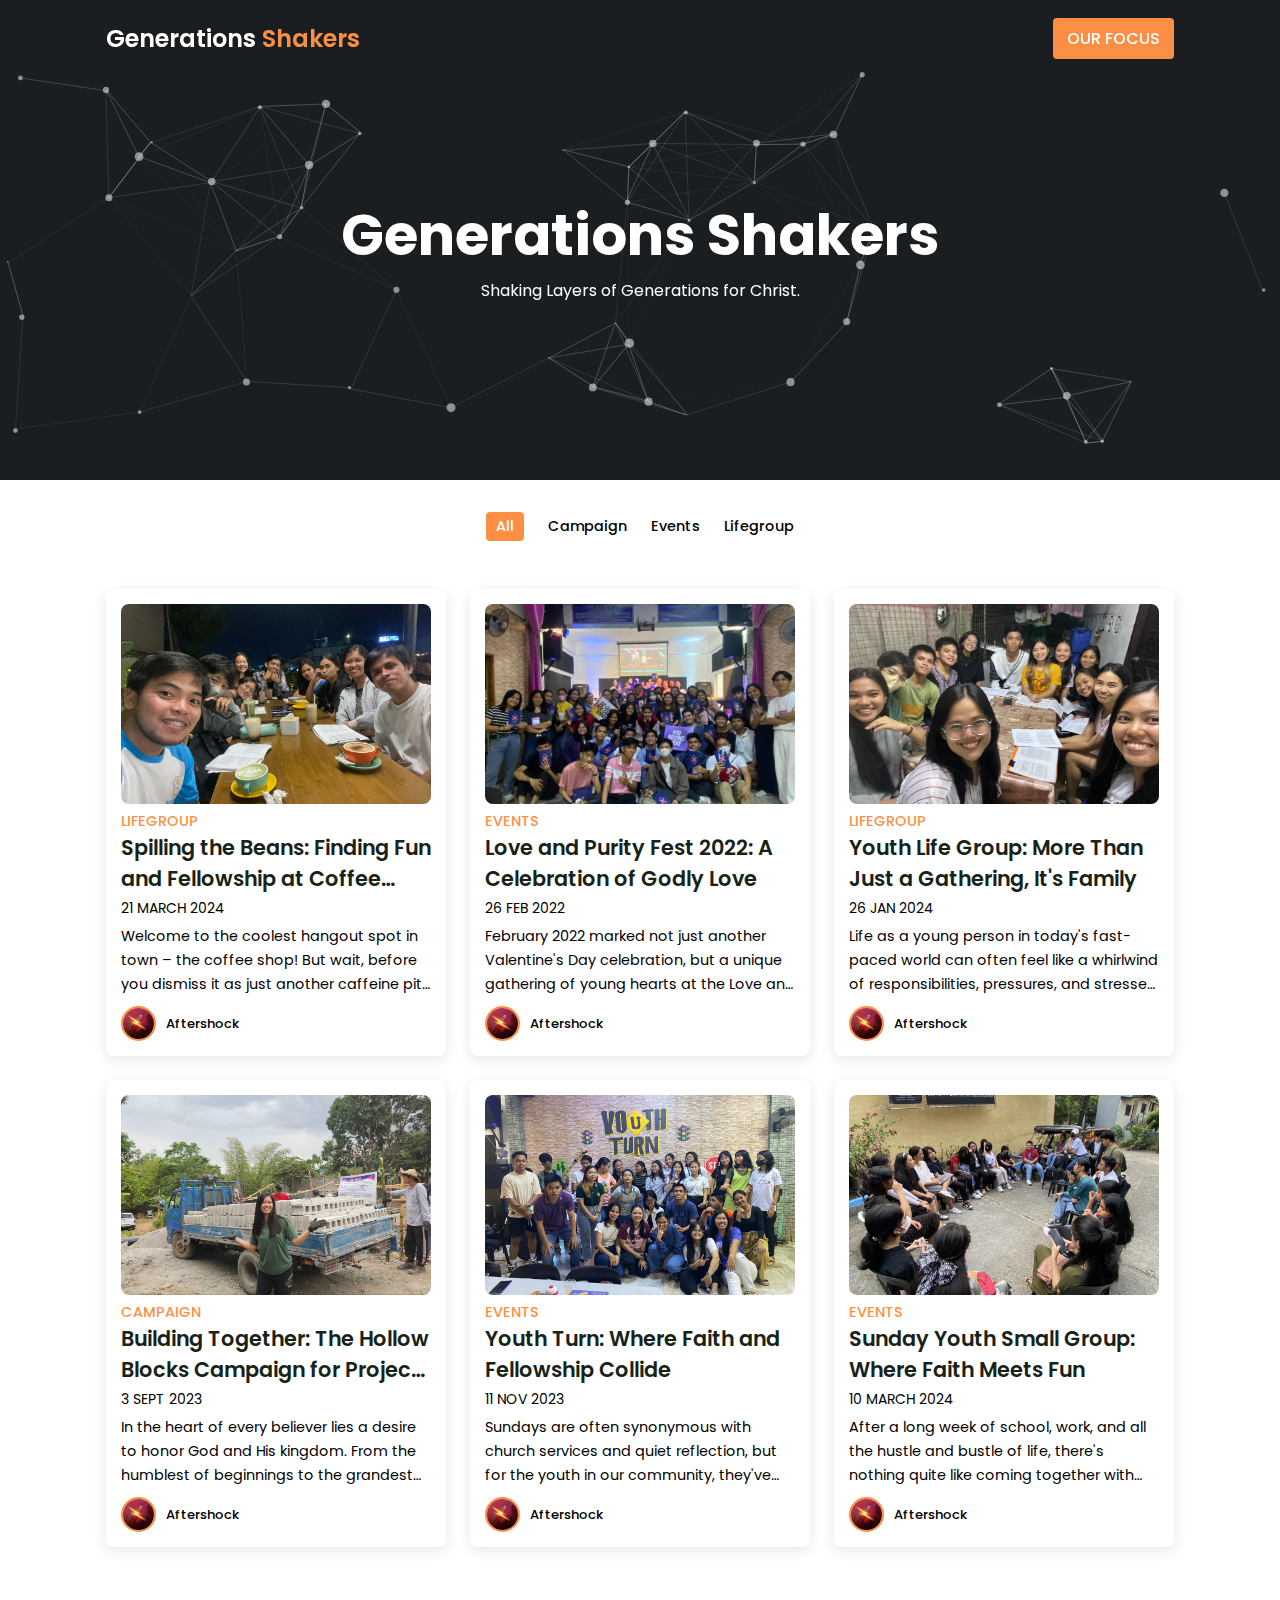
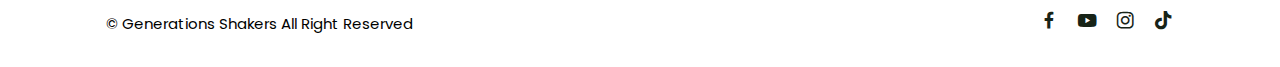
<file: index.html>
<!DOCTYPE html>
<html lang="en">
<head>
    <meta charset="UTF-8">
    <meta name="viewport" content="width=device-width, initial-scale=1.0">
    <title>Generations Shakers</title>
    <link rel="stylesheet" href="style.css">
    <link href='https://unpkg.com/boxicons@2.1.4/css/boxicons.min.css' rel='stylesheet'>
</head>
<body>

    <!-- Header -->
    <header>
        <div class="nav container">
        <a href="#" class="logo">Generations <span>Shakers</span></a>
        <a href="#" class="support" id="highlightBtn">Our Focus</a>
    </div>
    </header>

    <!-- Home -->
    <section class="home" id="particles-js">
        <div class="home-text container">
            <h2 class="home-title">Generations Shakers</h2>
            <span class="home-subtitle">Shaking <span id="highlight">Layers of Generations</span> for Christ.</span>
        </div>
    </section>

    <!-- Post Filter -->
        <div class="post-filter container">
            <span class="filter-item active-filter" data-filter="all">All</span>
            <span class="filter-item" data-filter="campaign">Campaign</span>
            <span class="filter-item" data-filter="events">Events</span>
            <span class="filter-item" data-filter="lifegroup">Lifegroup</span>
        </div>

    <!-- Post -->
    <section class="post container">

        <!-- Post Box 1 -->
        <div class="post-box lifegroup">
            <img src="img/post-1.jpg" alt="" class="post-img">
            <h2 class="category">Lifegroup</h2>
            <a href="post-page.html" class="post-title">
                Spilling the Beans: Finding Fun and Fellowship at Coffee Shop Youth Gatherings
            </a>
            <span class="post-date">21 March 2024</span>
            <p class="post-description">Welcome to the coolest hangout spot in town – the coffee shop! But wait, before you dismiss it as just another caffeine pit stop, let's talk about how it can be the ultimate venue for some serious fun and fellowship, especially for youth groups.</p>
            
            <div class="profile">
                <img src="img/profile-1.png" alt="" class="profile-img">
                <span class="profile-name">Aftershock</span>
            </div>
        </div>

        <!-- Post Box 2 -->
        <div class="post-box events">
            <img src="img/post-2.png" alt="" class="post-img">
            <h2 class="category">Events</h2>
            <a href="post-page1.html" class="post-title">
                Love and Purity Fest 2022: A Celebration of Godly Love
            </a>
            <span class="post-date">26 Feb 2022</span>
            <p class="post-description">February 2022 marked not just another Valentine's Day celebration, but a unique gathering of young hearts at the Love and Purity Fest. While the world was busy with romantic gestures and sweet nothings, we embarked on a journey to explore a different kind of love – a love rooted in purity and God's original design.</p>
            
            <div class="profile">
                <img src="img/profile-1.png" alt="" class="profile-img">
                <span class="profile-name">Aftershock</span>
            </div>
        </div>

        <!-- Post Box 3 -->
        <div class="post-box lifegroup">
            <img src="img/post-3.jpg" alt="" class="post-img">
            <h2 class="category">Lifegroup</h2>
            <a href="post-page2.html" class="post-title">
                Youth Life Group: More Than Just a Gathering, It's Family
            </a>
            <span class="post-date">26 Jan 2024</span>
            <p class="post-description">Life as a young person in today's fast-paced world can often feel like a whirlwind of responsibilities, pressures, and stresses. In the midst of this chaos, finding a place of refuge and community becomes essential – a place where you can unwind, connect with others, and nurture your faith. For many young people, that place is their youth life group.</p>
            
            <div class="profile">
                <img src="img/profile-1.png" alt="" class="profile-img">
                <span class="profile-name">Aftershock</span>
            </div>
        </div>

        <!-- Post Box 4 -->
        <div class="post-box campaign">
            <img src="img/post-4.jpeg" alt="" class="post-img">
            <h2 class="category">Campaign</h2>
            <a href="post-page3.html" class="post-title">
                Building Together: The Hollow Blocks Campaign for Project Solomon
            </a>
            <span class="post-date">3 Sept 2023</span>
            <p class="post-description">In the heart of every believer lies a desire to honor God and His kingdom. From the humblest of beginnings to the grandest of visions, the act of building has always held a special significance in the story of God's people. In the Bible, we see this theme echoed time and time again – from the construction of Noah's ark to the building of the temple by King Solomon.</p>
            
            <div class="profile">
                <img src="img/profile-1.png" alt="" class="profile-img">
                <span class="profile-name">Aftershock</span>
            </div>
        </div>

        <!-- Post Box 5 -->
        <div class="post-box events">
            <img src="img/post-5.jpg" alt="" class="post-img">
            <h2 class="category">Events</h2>
            <a href="post-page4.html" class="post-title">
                Youth Turn: Where Faith and Fellowship Collide
            </a>
            <span class="post-date">11 Nov 2023</span>
            <p class="post-description">Sundays are often synonymous with church services and quiet reflection, but for the youth in our community, they've found a different kind of sanctuary – Youth Turn. More than just a traditional Sunday service, Youth Turn is a vibrant hub where young people come together to bond, chill, and deepen their faith in a relaxed and welcoming atmosphere.</p>
            
            <div class="profile">
                <img src="img/profile-1.png" alt="" class="profile-img">
                <span class="profile-name">Aftershock</span>
            </div>
        </div>

        <!-- Post Box 6 -->
        <div class="post-box events">
            <img src="img/post-6.png" alt="" class="post-img">
            <h2 class="category">Events</h2>
            <a href="post-page5.html" class="post-title">
                Sunday Youth Small Group: Where Faith Meets Fun
            </a>
            <span class="post-date">10 March 2024</span>
            <p class="post-description">After a long week of school, work, and all the hustle and bustle of life, there's nothing quite like coming together with friends for some much-needed fellowship and relaxation. That's exactly what Sunday Youth Small Group is all about – a time to unwind, share, and grow together in our faith journey.</p>
            
            <div class="profile">
                <img src="img/profile-1.png" alt="" class="profile-img">
                <span class="profile-name">Aftershock</span>
            </div>
        </div>
    </section>

    <!-- footer -->
    <div class="footer container">
        <p>&#169; Generations Shakers All Right Reserved</p>
        <div class="social">
            <a href="https://web.facebook.com/CWYM.AfterShock" target="_blank"><i class="bx bxl-facebook"></i></a>
            <a href="https://www.youtube.com/@citywordfamilychurch271/videos" target="_blank"><i class="bx bxl-youtube"></i></a>
            <a href="https://www.instagram.com/aftershock.ym/" target="_blank"><i class="bx bxl-instagram"></i></a>
            <a href="https://www.tiktok.com/@covenantworkerforchrist" target="_blank"><i class="bx bxl-tiktok"></i></a>
        </div>
    </div>

    <script src="particles.js"></script>
    <script src="app.js"></script>
    <script 
        src="https://code.jquery.com/jquery-3.7.1.js"
        integrity="sha256-eKhayi8LEQwp4NKxN+CfCh+3qOVUtJn3QNZ0TciWLP4="
        crossorigin="anonymous">
    </script>
    <script src="main.js"></script>
</body>
</html>
</file>
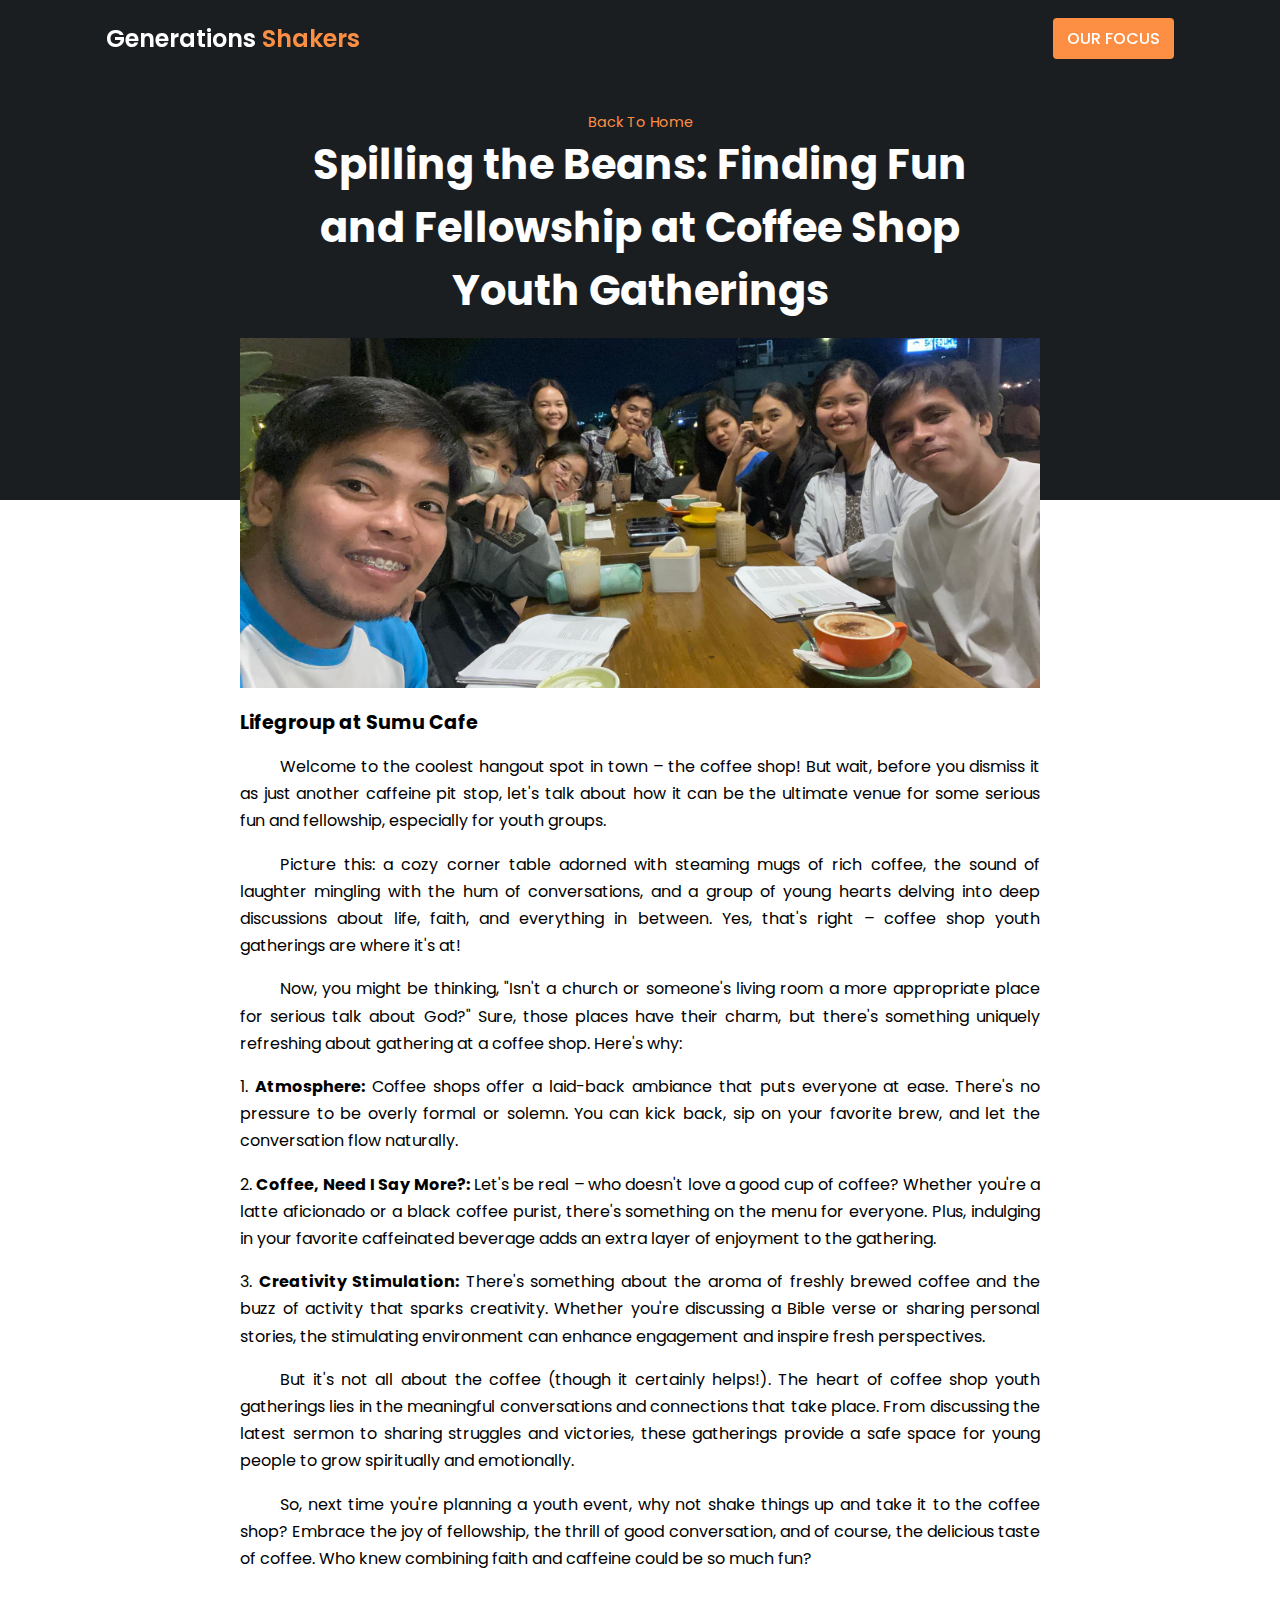
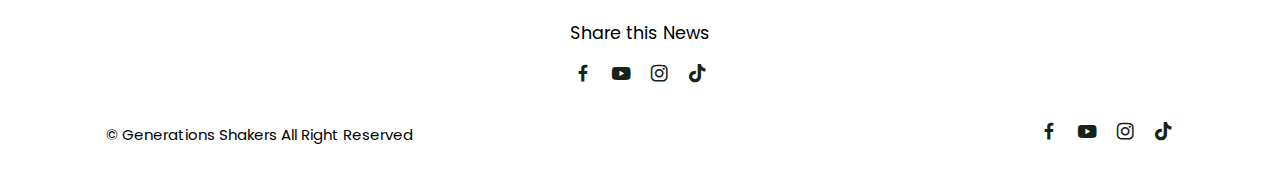
<file: post-page.html>
<!DOCTYPE html>
<html lang="en">
<head>
    <meta charset="UTF-8">
    <meta name="viewport" content="width=device-width, initial-scale=1.0">
    <title>News Page</title>
    <link rel="stylesheet" href="style.css">
    <link href='https://unpkg.com/boxicons@2.1.4/css/boxicons.min.css' rel='stylesheet'>
</head>
<body>

    <!-- Header -->
    <header>
        <div class="nav container">
        <a href="index.html" class="logo">Generations <span>Shakers</span></a>
        <a href="#" class="support">Our Focus</a>
    </div>
    </header>

    <!-- Post content -->
    <section class="post-header">
        <div class="header-content post-container">
            <a href="index.html" class="back-home">Back To Home</a>
            <h2 class="header-title">Spilling the Beans: Finding Fun and Fellowship at Coffee Shop Youth Gatherings</h2>
            <img src="img/post-1.jpg" alt="" class="header-img">
        </div>
    </section>

    <!-- Posts -->
    <section class="post-content post-container">
        <h2 class="sub-heading">Lifegroup at Sumu Cafe</h2>
        <p class="post-text">Welcome to the coolest hangout spot in town – the coffee shop! But wait, before you dismiss it as just another caffeine pit stop, let's talk about how it can be the ultimate venue for some serious fun and fellowship, especially for youth groups.</p>
        <p class="post-text">Picture this: a cozy corner table adorned with steaming mugs of rich coffee, the sound of laughter mingling with the hum of conversations, and a group of young hearts delving into deep discussions about life, faith, and everything in between. Yes, that's right – coffee shop youth gatherings are where it's at! </p>
        <p class="post-text">Now, you might be thinking, "Isn't a church or someone's living room a more appropriate place for serious talk about God?" Sure, those places have their charm, but there's something uniquely refreshing about gathering at a coffee shop. Here's why:</p>
        <p class="num">1. <b> Atmosphere:</b> Coffee shops offer a laid-back ambiance that puts everyone at ease. There's no pressure to be overly formal or solemn. You can kick back, sip on your favorite brew, and let the conversation flow naturally.</p>
        <p class="num">2. <b>Coffee, Need I Say More?:</b> Let's be real – who doesn't love a good cup of coffee? Whether you're a latte aficionado or a black coffee purist, there's something on the menu for everyone. Plus, indulging in your favorite caffeinated beverage adds an extra layer of enjoyment to the gathering.</p>
        <p class="num">3. <b>Creativity Stimulation:</b> There's something about the aroma of freshly brewed coffee and the buzz of activity that sparks creativity. Whether you're discussing a Bible verse or sharing personal stories, the stimulating environment can enhance engagement and inspire fresh perspectives.</p>
        <p class="post-text">But it's not all about the coffee (though it certainly helps!). The heart of coffee shop youth gatherings lies in the meaningful conversations and connections that take place. From discussing the latest sermon to sharing struggles and victories, these gatherings provide a safe space for young people to grow spiritually and emotionally.</p>
        <p class="post-text">So, next time you're planning a youth event, why not shake things up and take it to the coffee shop? Embrace the joy of fellowship, the thrill of good conversation, and of course, the delicious taste of coffee. Who knew combining faith and caffeine could be so much fun?</p>
    </section>

    <!-- Share -->
    <div class="share post-container">
        <span class="share-title">Share this News</span>
        <div class="social">
            <a href="https://web.facebook.com/" target="_blank"><i class="bx bxl-facebook"></i></a>
            <a href="https://www.youtube.com/" target="_blank"><i class="bx bxl-youtube"></i></a>
            <a href="https://www.instagram.com/" target="_blank"><i class="bx bxl-instagram"></i></a>
            <a href="https://www.tiktok.com/" target="_blank"><i class="bx bxl-tiktok"></i></a>
        </div>
    </div>

    <!-- footer -->
    <div class="footer container">
        <p>&#169; Generations Shakers All Right Reserved</p>
        <div class="social">
            <a href="https://web.facebook.com/CWYM.AfterShock" target="_blank"><i class="bx bxl-facebook"></i></a>
            <a href="https://www.youtube.com/@citywordfamilychurch271/videos" target="_blank"><i class="bx bxl-youtube"></i></a>
            <a href="https://www.instagram.com/aftershock.ym/" target="_blank"><i class="bx bxl-instagram"></i></a>
            <a href="https://www.tiktok.com/@covenantworkerforchrist" target="_blank"><i class="bx bxl-tiktok"></i></a>
        </div>
    </div>


    <script 
        src="https://code.jquery.com/jquery-3.7.1.js"
        integrity="sha256-eKhayi8LEQwp4NKxN+CfCh+3qOVUtJn3QNZ0TciWLP4="
        crossorigin="anonymous">
    </script>
    <script src="main.js"></script>
</body>
</html>
</file>
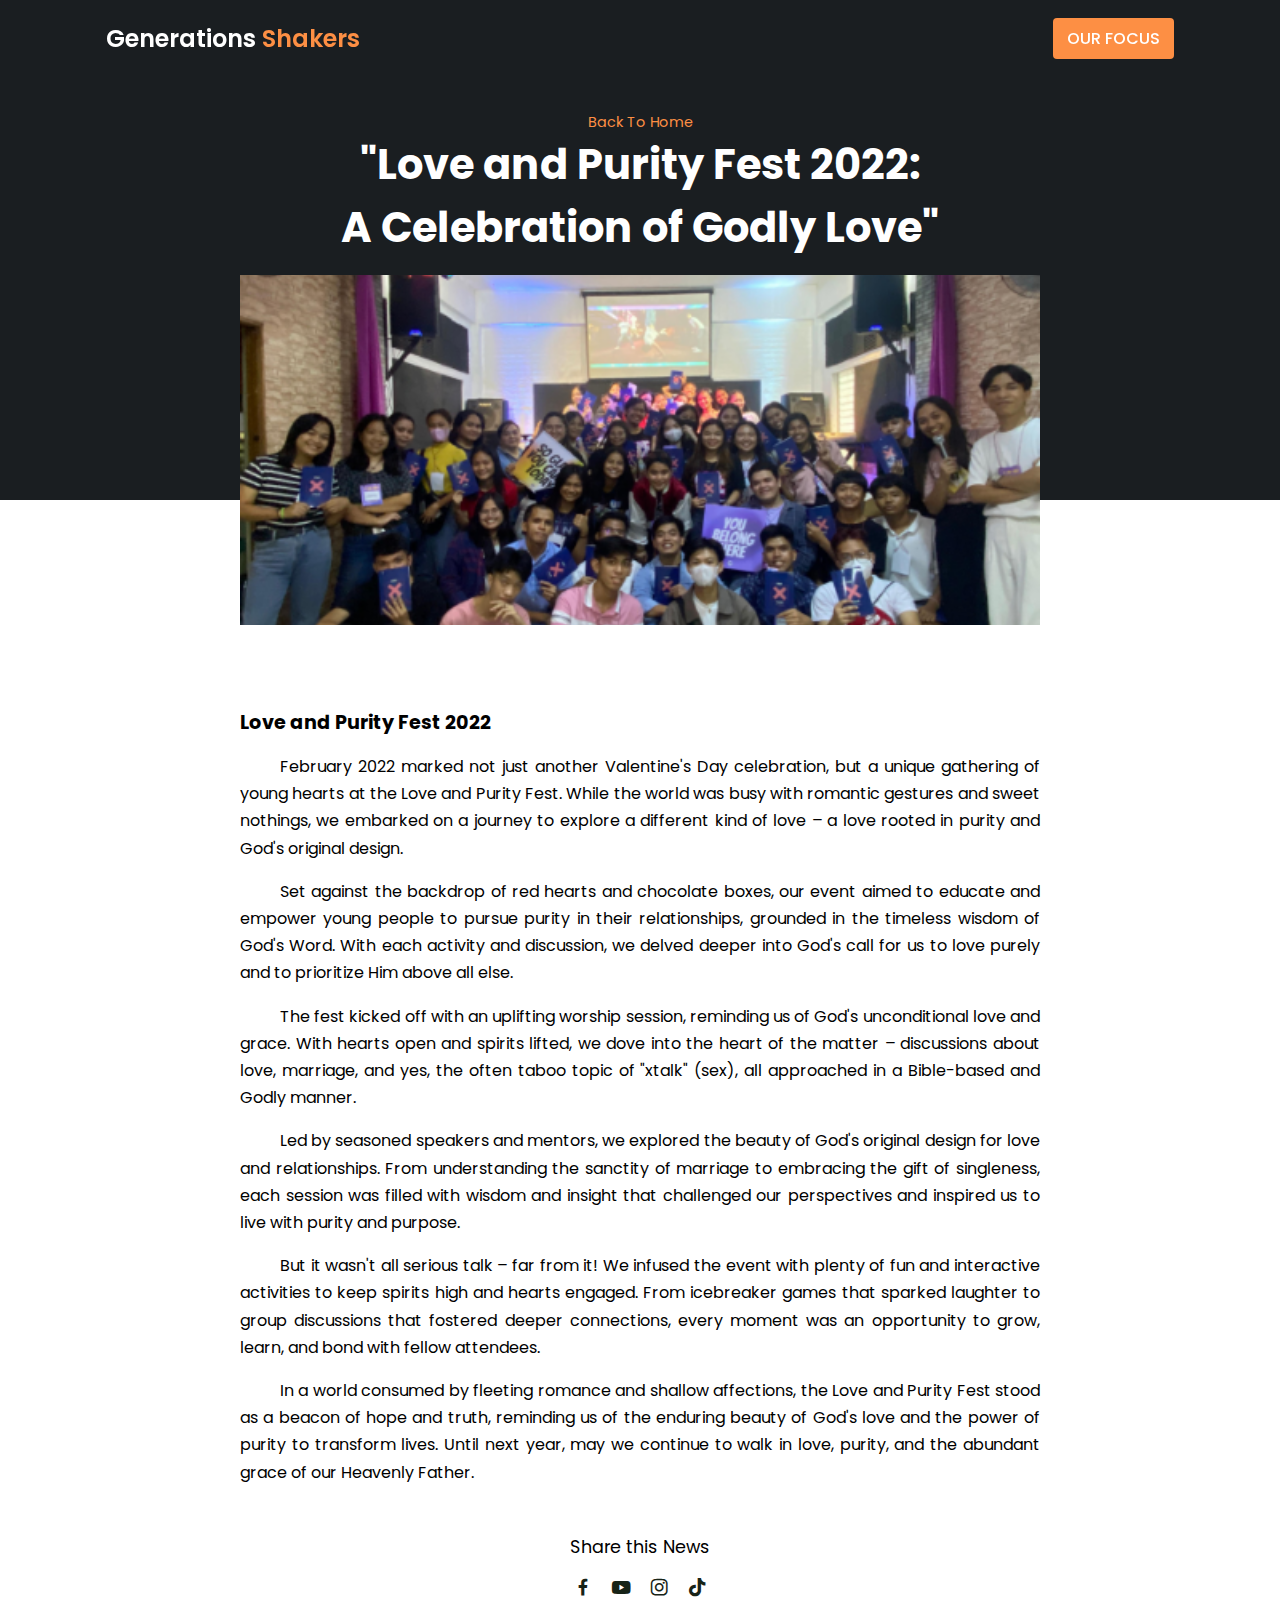
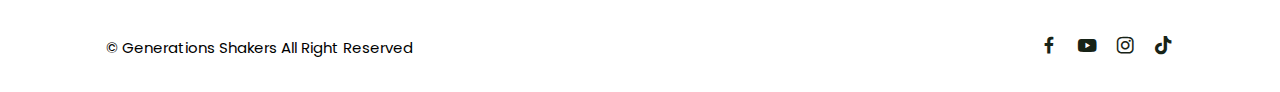
<file: post-page1.html>
<!DOCTYPE html>
<html lang="en">
<head>
    <meta charset="UTF-8">
    <meta name="viewport" content="width=device-width, initial-scale=1.0">
    <title>News Page</title>
    <link rel="stylesheet" href="style.css">
    <link href='https://unpkg.com/boxicons@2.1.4/css/boxicons.min.css' rel='stylesheet'>
</head>
<body>

    <!-- Header -->
    <header>
        <div class="nav container">
        <a href="index.html" class="logo">Generations <span>Shakers</span></a>
        <a href="#" class="support">Our Focus</a>
    </div>
    </header>

    <!-- Post content -->
    <section class="post-header">
        <div class="header-content post-container">
            <a href="index.html" class="back-home">Back To Home</a>
            <h2 class="header-title">"Love and Purity Fest 2022:<br> A Celebration of Godly Love"</h2>
            <img src="img/post-2.png" alt="" class="header-img">
        </div>
    </section>

    <!-- Posts -->
    <section class="post-content post-container">
        <h2 class="sub-heading">Love and Purity Fest 2022</h2>
        <p class="post-text">February 2022 marked not just another Valentine's Day celebration, but a unique gathering of young hearts at the Love and Purity Fest. While the world was busy with romantic gestures and sweet nothings, we embarked on a journey to explore a different kind of love – a love rooted in purity and God's original design.</p>
        <p class="post-text">Set against the backdrop of red hearts and chocolate boxes, our event aimed to educate and empower young people to pursue purity in their relationships, grounded in the timeless wisdom of God's Word. With each activity and discussion, we delved deeper into God's call for us to love purely and to prioritize Him above all else.</p>
        <p class="post-text">The fest kicked off with an uplifting worship session, reminding us of God's unconditional love and grace. With hearts open and spirits lifted, we dove into the heart of the matter – discussions about love, marriage, and yes, the often taboo topic of "xtalk" (sex), all approached in a Bible-based and Godly manner.</p>
        <p class="post-text">Led by seasoned speakers and mentors, we explored the beauty of God's original design for love and relationships. From understanding the sanctity of marriage to embracing the gift of singleness, each session was filled with wisdom and insight that challenged our perspectives and inspired us to live with purity and purpose.</p>
        <p class="post-text">But it wasn't all serious talk – far from it! We infused the event with plenty of fun and interactive activities to keep spirits high and hearts engaged. From icebreaker games that sparked laughter to group discussions that fostered deeper connections, every moment was an opportunity to grow, learn, and bond with fellow attendees.</p>
        <p class="post-text">In a world consumed by fleeting romance and shallow affections, the Love and Purity Fest stood as a beacon of hope and truth, reminding us of the enduring beauty of God's love and the power of purity to transform lives. Until next year, may we continue to walk in love, purity, and the abundant grace of our Heavenly Father.</p>
    </section>

    <!-- Share -->
    <div class="share post-container">
        <span class="share-title">Share this News</span>
        <div class="social">
            <a href="https://web.facebook.com/" target="_blank"><i class="bx bxl-facebook"></i></a>
            <a href="https://www.youtube.com/" target="_blank"><i class="bx bxl-youtube"></i></a>
            <a href="https://www.instagram.com/" target="_blank"><i class="bx bxl-instagram"></i></a>
            <a href="https://www.tiktok.com/" target="_blank"><i class="bx bxl-tiktok"></i></a>
        </div>
    </div>

    <!-- footer -->
    <div class="footer container">
        <p>&#169; Generations Shakers All Right Reserved</p>
        <div class="social">
            <a href="https://web.facebook.com/CWYM.AfterShock" target="_blank"><i class="bx bxl-facebook"></i></a>
            <a href="https://www.youtube.com/@citywordfamilychurch271/videos" target="_blank"><i class="bx bxl-youtube"></i></a>
            <a href="https://www.instagram.com/aftershock.ym/" target="_blank"><i class="bx bxl-instagram"></i></a>
            <a href="https://www.tiktok.com/@covenantworkerforchrist" target="_blank"><i class="bx bxl-tiktok"></i></a>
        </div>
    </div>


    <script 
        src="https://code.jquery.com/jquery-3.7.1.js"
        integrity="sha256-eKhayi8LEQwp4NKxN+CfCh+3qOVUtJn3QNZ0TciWLP4="
        crossorigin="anonymous">
    </script>
    <script src="main.js"></script>
</body>
</html>
</file>
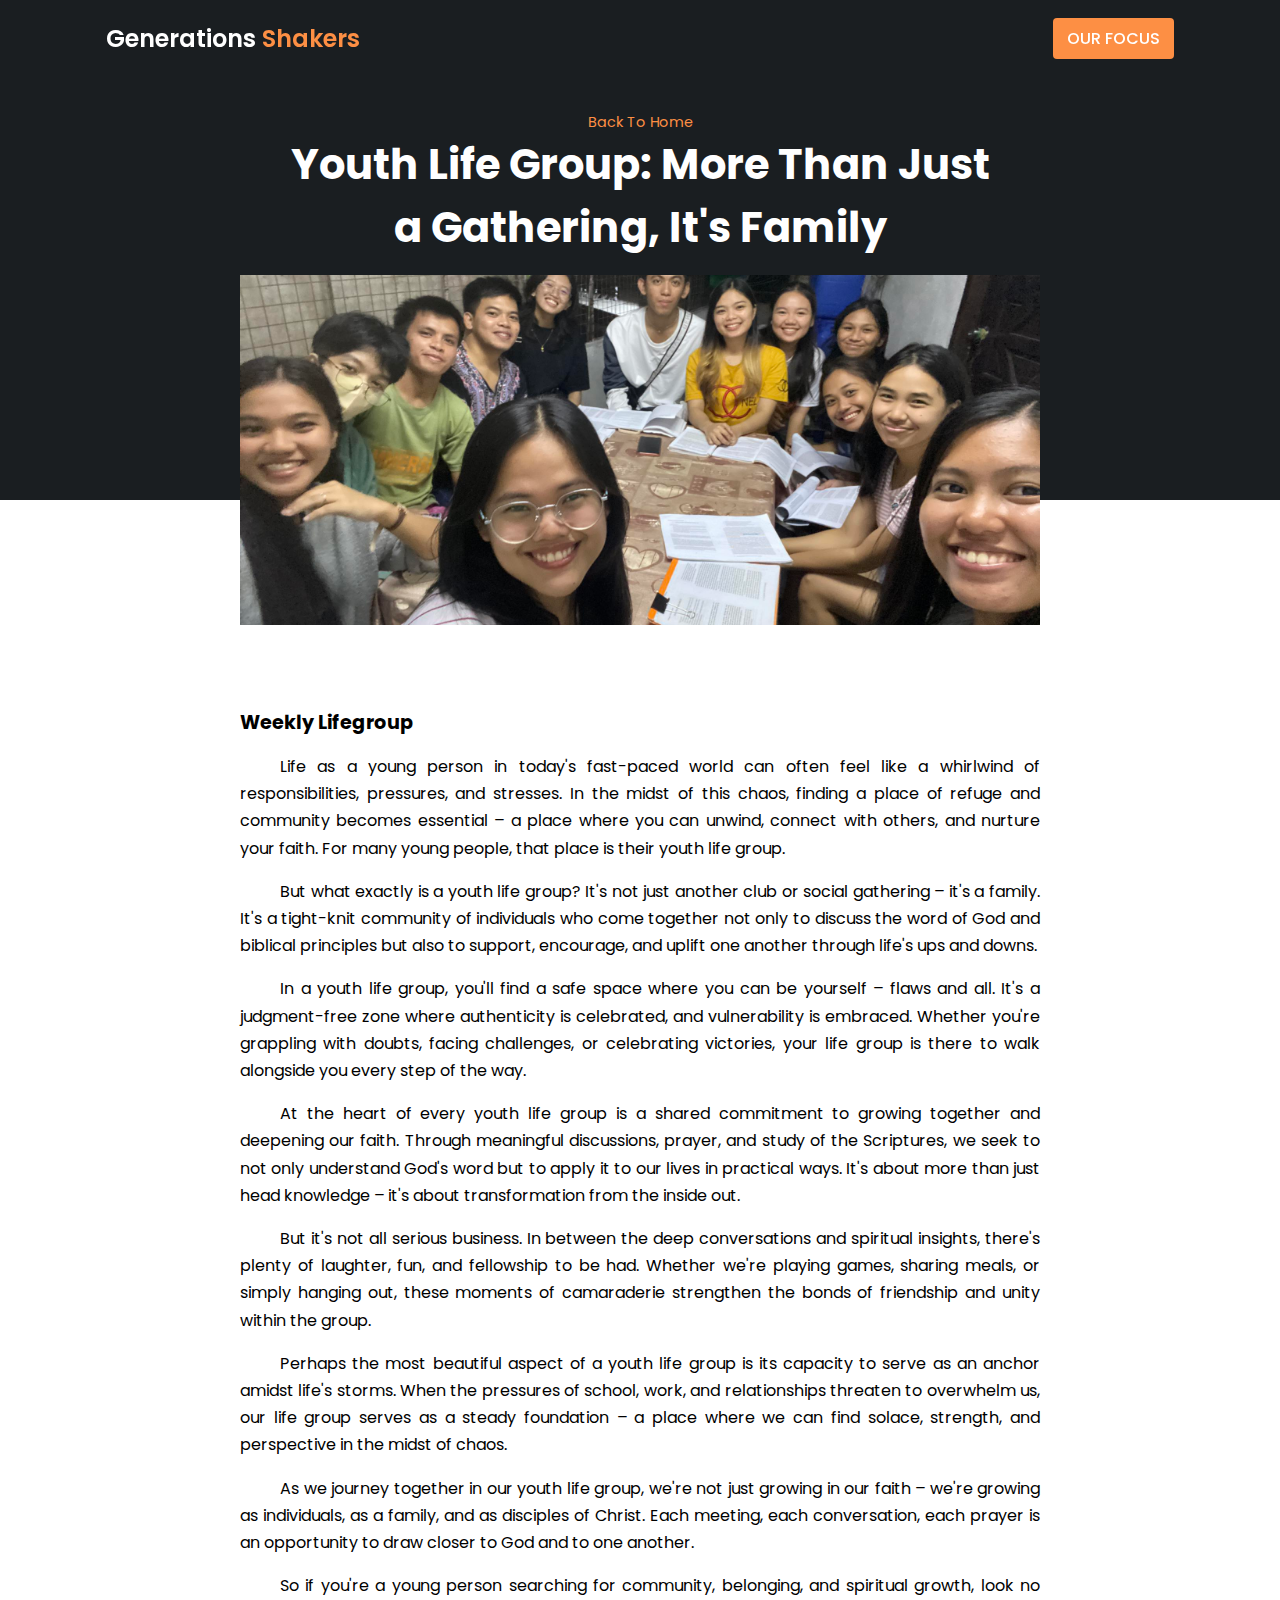
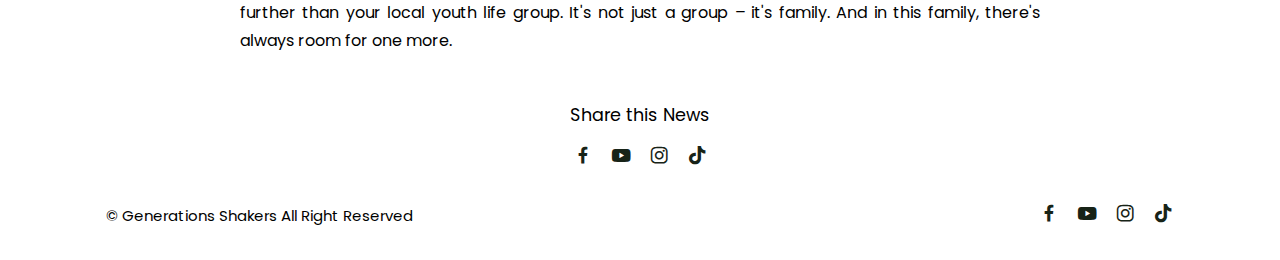
<file: post-page2.html>
<!DOCTYPE html>
<html lang="en">
<head>
    <meta charset="UTF-8">
    <meta name="viewport" content="width=device-width, initial-scale=1.0">
    <title>News Page</title>
    <link rel="stylesheet" href="style.css">
    <link href='https://unpkg.com/boxicons@2.1.4/css/boxicons.min.css' rel='stylesheet'>
</head>
<body>

    <!-- Header -->
    <header>
        <div class="nav container">
        <a href="index.html" class="logo">Generations <span>Shakers</span></a>
        <a href="#" class="support">Our Focus</a>
    </div>
    </header>

    <!-- Post content -->
    <section class="post-header">
        <div class="header-content post-container">
            <a href="index.html" class="back-home">Back To Home</a>
            <h2 class="header-title">Youth Life Group: More Than Just a Gathering, It's Family</h2>
            <img src="img/post-3.jpg" alt="" class="header-img">
        </div>
    </section>

    <!-- Posts -->
    <section class="post-content post-container">
        <h2 class="sub-heading">Weekly Lifegroup</h2>
        <p class="post-text">Life as a young person in today's fast-paced world can often feel like a whirlwind of responsibilities, pressures, and stresses. In the midst of this chaos, finding a place of refuge and community becomes essential – a place where you can unwind, connect with others, and nurture your faith. For many young people, that place is their youth life group.</p>
        <p class="post-text">But what exactly is a youth life group? It's not just another club or social gathering – it's a family. It's a tight-knit community of individuals who come together not only to discuss the word of God and biblical principles but also to support, encourage, and uplift one another through life's ups and downs.</p>
        <p class="post-text">In a youth life group, you'll find a safe space where you can be yourself – flaws and all. It's a judgment-free zone where authenticity is celebrated, and vulnerability is embraced. Whether you're grappling with doubts, facing challenges, or celebrating victories, your life group is there to walk alongside you every step of the way.</p>
        <p class="post-text">At the heart of every youth life group is a shared commitment to growing together and deepening our faith. Through meaningful discussions, prayer, and study of the Scriptures, we seek to not only understand God's word but to apply it to our lives in practical ways. It's about more than just head knowledge – it's about transformation from the inside out.</p>
        <p class="post-text">But it's not all serious business. In between the deep conversations and spiritual insights, there's plenty of laughter, fun, and fellowship to be had. Whether we're playing games, sharing meals, or simply hanging out, these moments of camaraderie strengthen the bonds of friendship and unity within the group.</p>
        <p class="post-text">Perhaps the most beautiful aspect of a youth life group is its capacity to serve as an anchor amidst life's storms. When the pressures of school, work, and relationships threaten to overwhelm us, our life group serves as a steady foundation – a place where we can find solace, strength, and perspective in the midst of chaos.</p>
        <p class="post-text">As we journey together in our youth life group, we're not just growing in our faith – we're growing as individuals, as a family, and as disciples of Christ. Each meeting, each conversation, each prayer is an opportunity to draw closer to God and to one another.</p>
        <p class="post-text">So if you're a young person searching for community, belonging, and spiritual growth, look no further than your local youth life group. It's not just a group – it's family. And in this family, there's always room for one more.</p>
    </section>

    <!-- Share -->
    <div class="share post-container">
        <span class="share-title">Share this News</span>
        <div class="social">
            <a href="https://web.facebook.com/" target="_blank"><i class="bx bxl-facebook"></i></a>
            <a href="https://www.youtube.com/" target="_blank"><i class="bx bxl-youtube"></i></a>
            <a href="https://www.instagram.com/" target="_blank"><i class="bx bxl-instagram"></i></a>
            <a href="https://www.tiktok.com/" target="_blank"><i class="bx bxl-tiktok"></i></a>
        </div>
    </div>

    <!-- footer -->
    <div class="footer container">
        <p>&#169; Generations Shakers All Right Reserved</p>
        <div class="social">
            <a href="https://web.facebook.com/CWYM.AfterShock" target="_blank"><i class="bx bxl-facebook"></i></a>
            <a href="https://www.youtube.com/@citywordfamilychurch271/videos" target="_blank"><i class="bx bxl-youtube"></i></a>
            <a href="https://www.instagram.com/aftershock.ym/" target="_blank"><i class="bx bxl-instagram"></i></a>
            <a href="https://www.tiktok.com/@covenantworkerforchrist" target="_blank"><i class="bx bxl-tiktok"></i></a>
        </div>
    </div>


    <script 
        src="https://code.jquery.com/jquery-3.7.1.js"
        integrity="sha256-eKhayi8LEQwp4NKxN+CfCh+3qOVUtJn3QNZ0TciWLP4="
        crossorigin="anonymous">
    </script>
    <script src="main.js"></script>
</body>
</html>
</file>
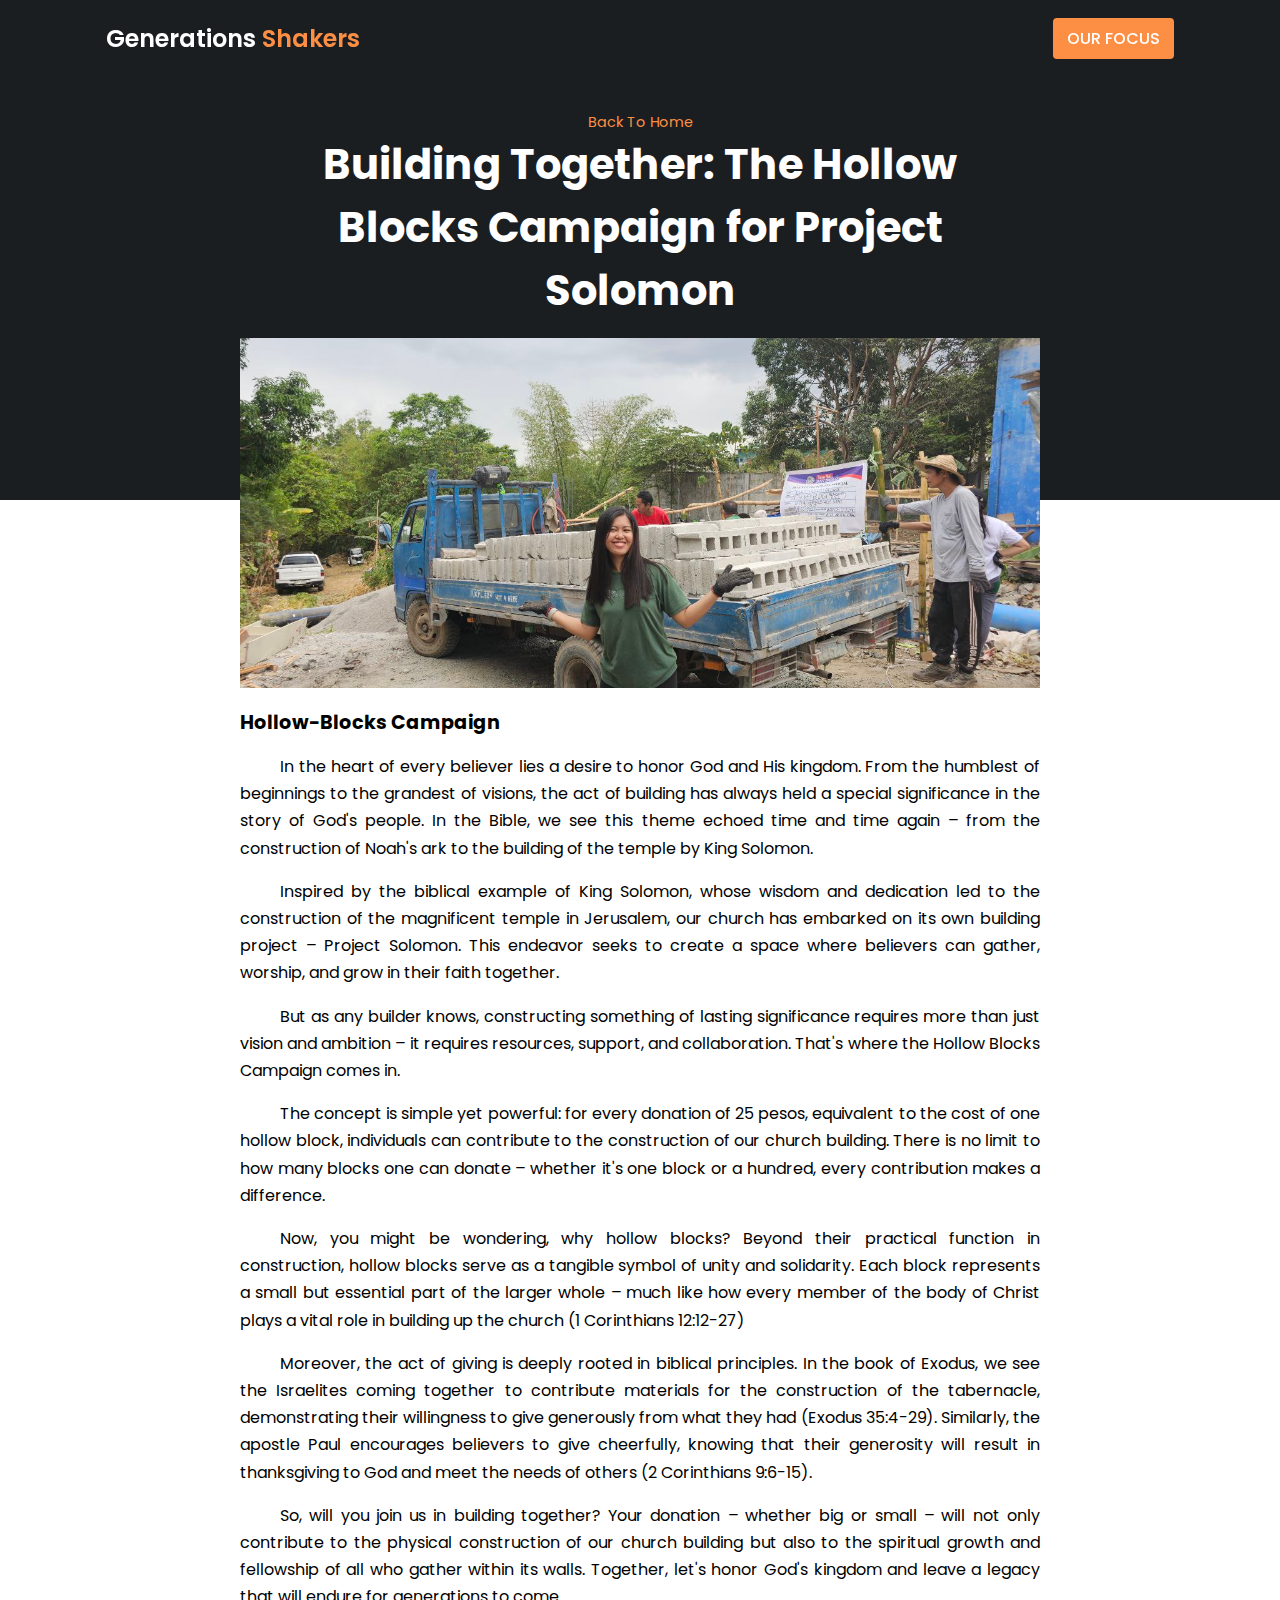
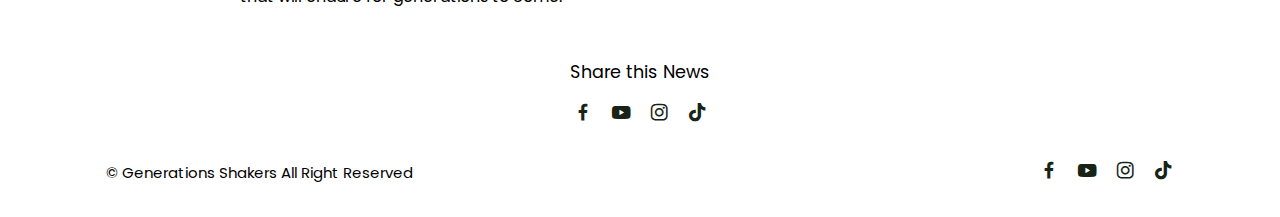
<file: post-page3.html>
<!DOCTYPE html>
<html lang="en">
<head>
    <meta charset="UTF-8">
    <meta name="viewport" content="width=device-width, initial-scale=1.0">
    <title>News Page</title>
    <link rel="stylesheet" href="style.css">
    <link href='https://unpkg.com/boxicons@2.1.4/css/boxicons.min.css' rel='stylesheet'>
</head>
<body>

    <!-- Header -->
    <header>
        <div class="nav container">
        <a href="index.html" class="logo">Generations <span>Shakers</span></a>
        <a href="#" class="support">Our Focus</a>
    </div>
    </header>

    <!-- Post content -->
    <section class="post-header">
        <div class="header-content post-container">
            <a href="index.html" class="back-home">Back To Home</a>
            <h2 class="header-title">Building Together: The Hollow Blocks Campaign for Project Solomon</h2>
            <img src="img/post-4.jpeg" alt="" class="header-img">
        </div>
    </section>

    <!-- Posts -->
    <section class="post-content post-container">
        <h2 class="sub-heading">Hollow-Blocks Campaign</h2>
        <p class="post-text">In the heart of every believer lies a desire to honor God and His kingdom. From the humblest of beginnings to the grandest of visions, the act of building has always held a special significance in the story of God's people. In the Bible, we see this theme echoed time and time again – from the construction of Noah's ark to the building of the temple by King Solomon.</p>
        <p class="post-text">Inspired by the biblical example of King Solomon, whose wisdom and dedication led to the construction of the magnificent temple in Jerusalem, our church has embarked on its own building project – Project Solomon. This endeavor seeks to create a space where believers can gather, worship, and grow in their faith together.</p>
        <p class="post-text">But as any builder knows, constructing something of lasting significance requires more than just vision and ambition – it requires resources, support, and collaboration. That's where the Hollow Blocks Campaign comes in.</p>
        <p class="post-text">The concept is simple yet powerful: for every donation of 25 pesos, equivalent to the cost of one hollow block, individuals can contribute to the construction of our church building. There is no limit to how many blocks one can donate – whether it's one block or a hundred, every contribution makes a difference.</p>
        <p class="post-text">Now, you might be wondering, why hollow blocks? Beyond their practical function in construction, hollow blocks serve as a tangible symbol of unity and solidarity. Each block represents a small but essential part of the larger whole – much like how every member of the body of Christ plays a vital role in building up the church (1 Corinthians 12:12-27)</p>
        <p class="post-text">Moreover, the act of giving is deeply rooted in biblical principles. In the book of Exodus, we see the Israelites coming together to contribute materials for the construction of the tabernacle, demonstrating their willingness to give generously from what they had (Exodus 35:4-29). Similarly, the apostle Paul encourages believers to give cheerfully, knowing that their generosity will result in thanksgiving to God and meet the needs of others (2 Corinthians 9:6-15).</p>
        <p class="post-text">So, will you join us in building together? Your donation – whether big or small – will not only contribute to the physical construction of our church building but also to the spiritual growth and fellowship of all who gather within its walls. Together, let's honor God's kingdom and leave a legacy that will endure for generations to come.</p>
    </section>

    <!-- Share -->
    <div class="share post-container">
        <span class="share-title">Share this News</span>
        <div class="social">
            <a href="https://web.facebook.com/" target="_blank"><i class="bx bxl-facebook"></i></a>
            <a href="https://www.youtube.com/" target="_blank"><i class="bx bxl-youtube"></i></a>
            <a href="https://www.instagram.com/" target="_blank"><i class="bx bxl-instagram"></i></a>
            <a href="https://www.tiktok.com/" target="_blank"><i class="bx bxl-tiktok"></i></a>
        </div>
    </div>

    <!-- footer -->
    <div class="footer container">
        <p>&#169; Generations Shakers All Right Reserved</p>
        <div class="social">
            <a href="https://web.facebook.com/CWYM.AfterShock" target="_blank"><i class="bx bxl-facebook"></i></a>
            <a href="https://www.youtube.com/@citywordfamilychurch271/videos" target="_blank"><i class="bx bxl-youtube"></i></a>
            <a href="https://www.instagram.com/aftershock.ym/" target="_blank"><i class="bx bxl-instagram"></i></a>
            <a href="https://www.tiktok.com/@covenantworkerforchrist" target="_blank"><i class="bx bxl-tiktok"></i></a>
        </div>
    </div>


    <script 
        src="https://code.jquery.com/jquery-3.7.1.js"
        integrity="sha256-eKhayi8LEQwp4NKxN+CfCh+3qOVUtJn3QNZ0TciWLP4="
        crossorigin="anonymous">
    </script>
    <script src="main.js"></script>
</body>
</html>
</file>
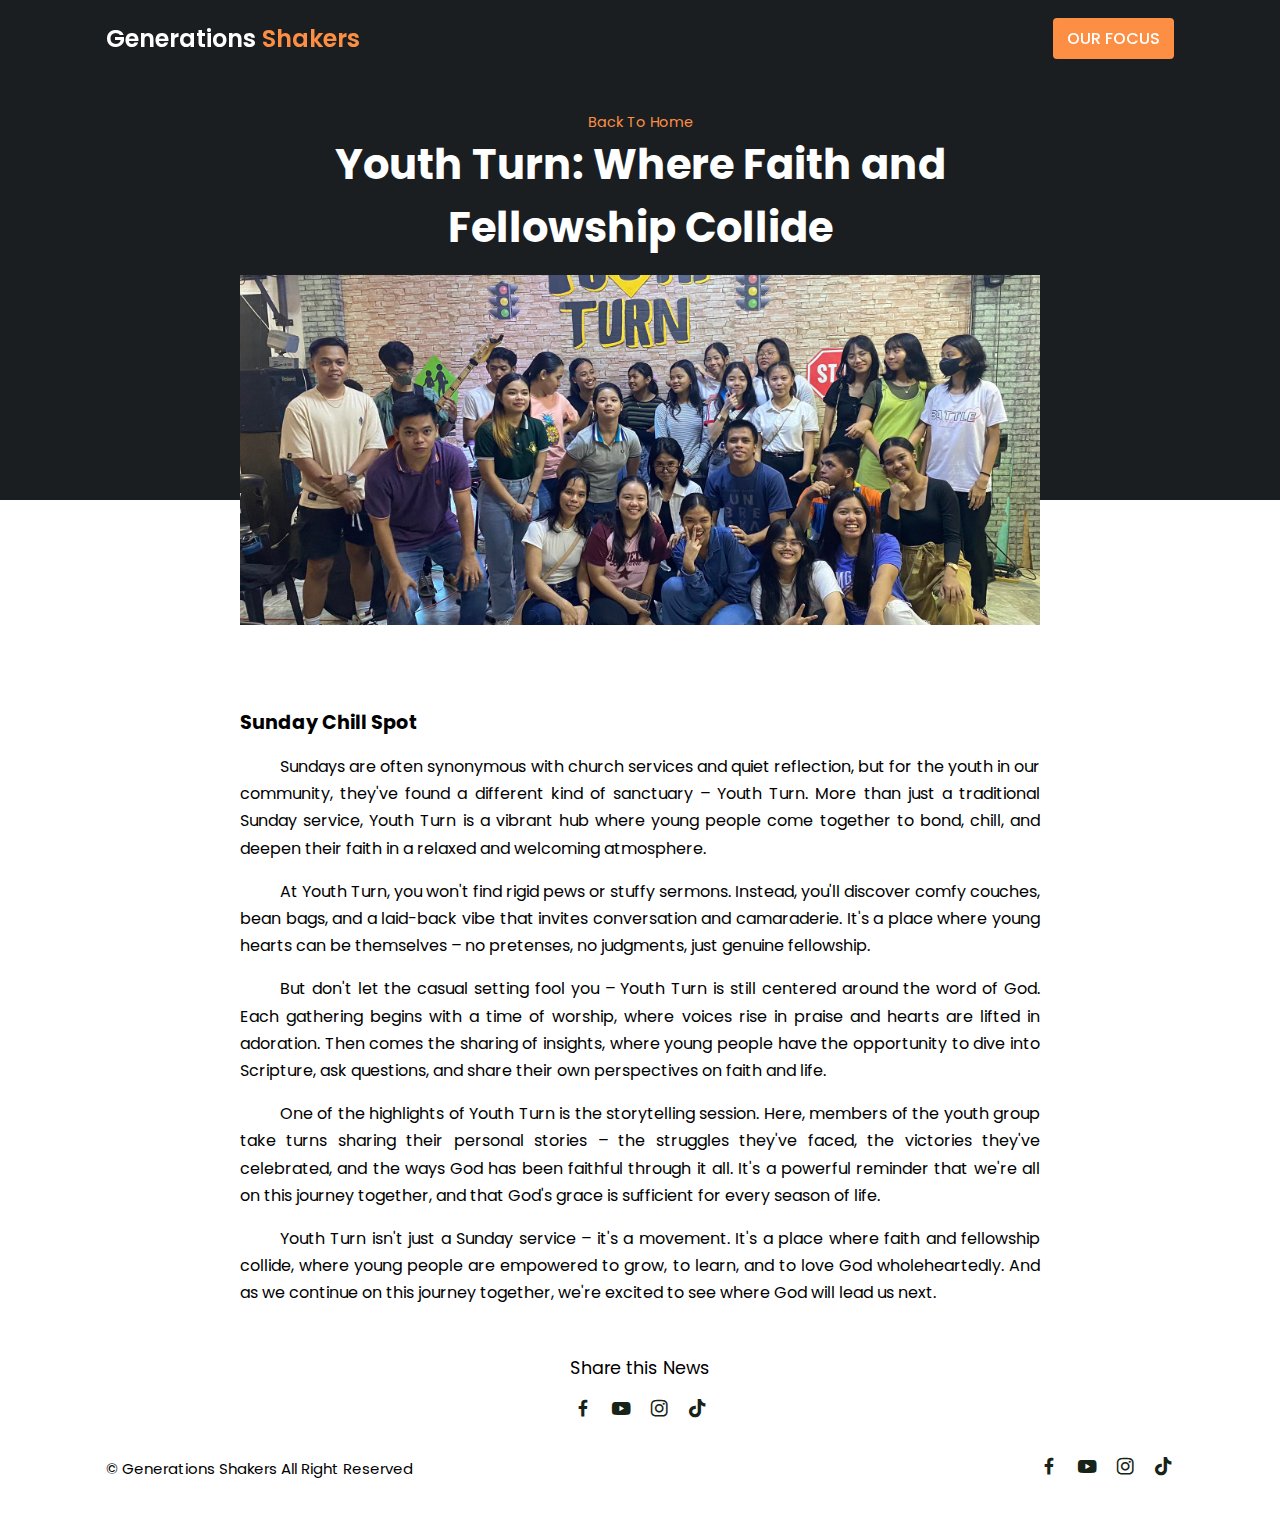
<file: post-page4.html>
<!DOCTYPE html>
<html lang="en">
<head>
    <meta charset="UTF-8">
    <meta name="viewport" content="width=device-width, initial-scale=1.0">
    <title>News Page</title>
    <link rel="stylesheet" href="style.css">
    <link href='https://unpkg.com/boxicons@2.1.4/css/boxicons.min.css' rel='stylesheet'>
</head>
<body>

    <!-- Header -->
    <header>
        <div class="nav container">
        <a href="index.html" class="logo">Generations <span>Shakers</span></a>
        <a href="#" class="support">Our Focus</a>
    </div>
    </header>

    <!-- Post content -->
    <section class="post-header">
        <div class="header-content post-container">
            <a href="index.html" class="back-home">Back To Home</a>
            <h2 class="header-title">Youth Turn: Where Faith and Fellowship Collide</h2>
            <img src="img/post-5.jpg" alt="" class="header-img">
        </div>
    </section>

    <!-- Posts -->
    <section class="post-content post-container">
        <h2 class="sub-heading">Sunday Chill Spot</h2>
        <p class="post-text">Sundays are often synonymous with church services and quiet reflection, but for the youth in our community, they've found a different kind of sanctuary – Youth Turn. More than just a traditional Sunday service, Youth Turn is a vibrant hub where young people come together to bond, chill, and deepen their faith in a relaxed and welcoming atmosphere.</p>
        <p class="post-text">At Youth Turn, you won't find rigid pews or stuffy sermons. Instead, you'll discover comfy couches, bean bags, and a laid-back vibe that invites conversation and camaraderie. It's a place where young hearts can be themselves – no pretenses, no judgments, just genuine fellowship.</p>
        <p class="post-text">But don't let the casual setting fool you – Youth Turn is still centered around the word of God. Each gathering begins with a time of worship, where voices rise in praise and hearts are lifted in adoration. Then comes the sharing of insights, where young people have the opportunity to dive into Scripture, ask questions, and share their own perspectives on faith and life.</p>
        <p class="post-text">One of the highlights of Youth Turn is the storytelling session. Here, members of the youth group take turns sharing their personal stories – the struggles they've faced, the victories they've celebrated, and the ways God has been faithful through it all. It's a powerful reminder that we're all on this journey together, and that God's grace is sufficient for every season of life.</p>
        <p class="post-text">Youth Turn isn't just a Sunday service – it's a movement. It's a place where faith and fellowship collide, where young people are empowered to grow, to learn, and to love God wholeheartedly. And as we continue on this journey together, we're excited to see where God will lead us next.</p>
    </section>

    <!-- Share -->
    <div class="share post-container">
        <span class="share-title">Share this News</span>
        <div class="social">
            <a href="https://web.facebook.com/" target="_blank"><i class="bx bxl-facebook"></i></a>
            <a href="https://www.youtube.com/" target="_blank"><i class="bx bxl-youtube"></i></a>
            <a href="https://www.instagram.com/" target="_blank"><i class="bx bxl-instagram"></i></a>
            <a href="https://www.tiktok.com/" target="_blank"><i class="bx bxl-tiktok"></i></a>
        </div>
    </div>

    <!-- footer -->
    <div class="footer container">
        <p>&#169; Generations Shakers All Right Reserved</p>
        <div class="social">
            <a href="https://web.facebook.com/CWYM.AfterShock" target="_blank"><i class="bx bxl-facebook"></i></a>
            <a href="https://www.youtube.com/@citywordfamilychurch271/videos" target="_blank"><i class="bx bxl-youtube"></i></a>
            <a href="https://www.instagram.com/aftershock.ym/" target="_blank"><i class="bx bxl-instagram"></i></a>
            <a href="https://www.tiktok.com/@covenantworkerforchrist" target="_blank"><i class="bx bxl-tiktok"></i></a>
        </div>
    </div>


    <script 
        src="https://code.jquery.com/jquery-3.7.1.js"
        integrity="sha256-eKhayi8LEQwp4NKxN+CfCh+3qOVUtJn3QNZ0TciWLP4="
        crossorigin="anonymous">
    </script>
    <script src="main.js"></script>
</body>
</html>
</file>
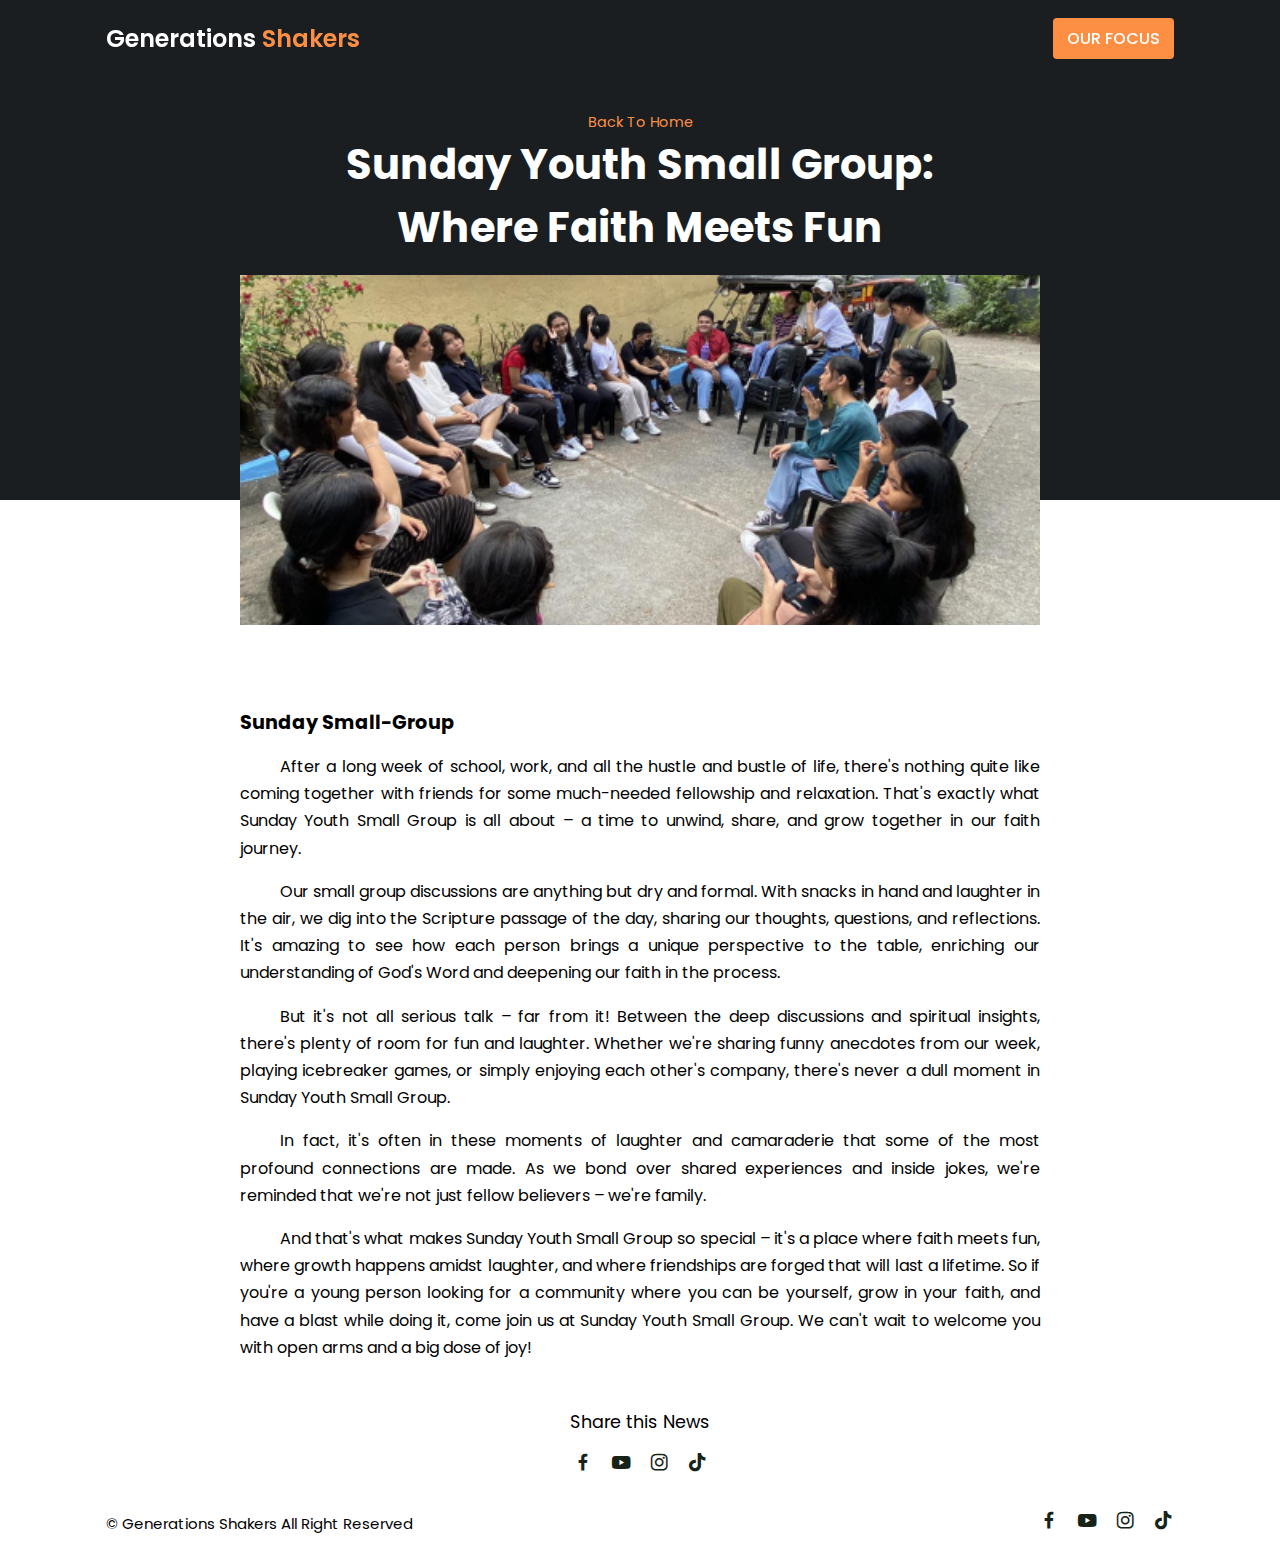
<file: post-page5.html>
<!DOCTYPE html>
<html lang="en">
<head>
    <meta charset="UTF-8">
    <meta name="viewport" content="width=device-width, initial-scale=1.0">
    <title>News Page</title>
    <link rel="stylesheet" href="style.css">
    <link href='https://unpkg.com/boxicons@2.1.4/css/boxicons.min.css' rel='stylesheet'>
</head>
<body>

    <!-- Header -->
    <header>
        <div class="nav container">
        <a href="index.html" class="logo">Generations <span>Shakers</span></a>
        <a href="#" class="support">Our Focus</a>
    </div>
    </header>

    <!-- Post content -->
    <section class="post-header">
        <div class="header-content post-container">
            <a href="index.html" class="back-home">Back To Home</a>
            <h2 class="header-title">Sunday Youth Small Group: Where Faith Meets Fun</h2>
            <img src="img/post-6.png" alt="" class="header-img">
        </div>
    </section>

    <!-- Posts -->
    <section class="post-content post-container">
        <h2 class="sub-heading">Sunday Small-Group</h2>
        <p class="post-text">After a long week of school, work, and all the hustle and bustle of life, there's nothing quite like coming together with friends for some much-needed fellowship and relaxation. That's exactly what Sunday Youth Small Group is all about – a time to unwind, share, and grow together in our faith journey.</p>
        <p class="post-text">Our small group discussions are anything but dry and formal. With snacks in hand and laughter in the air, we dig into the Scripture passage of the day, sharing our thoughts, questions, and reflections. It's amazing to see how each person brings a unique perspective to the table, enriching our understanding of God's Word and deepening our faith in the process.</p>
        <p class="post-text">But it's not all serious talk – far from it! Between the deep discussions and spiritual insights, there's plenty of room for fun and laughter. Whether we're sharing funny anecdotes from our week, playing icebreaker games, or simply enjoying each other's company, there's never a dull moment in Sunday Youth Small Group.</p>
        <p class="post-text">In fact, it's often in these moments of laughter and camaraderie that some of the most profound connections are made. As we bond over shared experiences and inside jokes, we're reminded that we're not just fellow believers – we're family.</p>
        <p class="post-text">And that's what makes Sunday Youth Small Group so special – it's a place where faith meets fun, where growth happens amidst laughter, and where friendships are forged that will last a lifetime. So if you're a young person looking for a community where you can be yourself, grow in your faith, and have a blast while doing it, come join us at Sunday Youth Small Group. We can't wait to welcome you with open arms and a big dose of joy!</p>
    </section>

    <!-- Share -->
    <div class="share post-container">
        <span class="share-title">Share this News</span>
        <div class="social">
            <a href="https://web.facebook.com/" target="_blank"><i class="bx bxl-facebook"></i></a>
            <a href="https://www.youtube.com/" target="_blank"><i class="bx bxl-youtube"></i></a>
            <a href="https://www.instagram.com/" target="_blank"><i class="bx bxl-instagram"></i></a>
            <a href="https://www.tiktok.com/" target="_blank"><i class="bx bxl-tiktok"></i></a>
        </div>
    </div>

    <!-- footer -->
    <div class="footer container">
        <p>&#169; Generations Shakers All Right Reserved</p>
        <div class="social">
            <a href="https://web.facebook.com/CWYM.AfterShock" target="_blank"><i class="bx bxl-facebook"></i></a>
            <a href="https://www.youtube.com/@citywordfamilychurch271/videos" target="_blank"><i class="bx bxl-youtube"></i></a>
            <a href="https://www.instagram.com/aftershock.ym/" target="_blank"><i class="bx bxl-instagram"></i></a>
            <a href="https://www.tiktok.com/@covenantworkerforchrist" target="_blank"><i class="bx bxl-tiktok"></i></a>
        </div>
    </div>


    <script 
        src="https://code.jquery.com/jquery-3.7.1.js"
        integrity="sha256-eKhayi8LEQwp4NKxN+CfCh+3qOVUtJn3QNZ0TciWLP4="
        crossorigin="anonymous">
    </script>
    <script src="main.js"></script>
</body>
</html>
</file>
<file: style.css>
/*Google Fonts */
@import url('https://fonts.googleapis.com/css2?family=Poppins:ital,wght@0,100;0,200;0,300;0,400;0,500;0,600;0,700;0,800;0,900;1,100;1,200;1,300;1,400;1,500;1,600;1,700;1,800;1,900&display=swap');
*{
    font-family: "Poppins", sans-serif;
    margin: 0;
    padding: 0;
    scroll-behavior: smooth;
    scroll-padding-top: 2rem;
    box-sizing: border-box;
}
html {
    scroll-behavior: smooth;
}
/*Initialize variables */
:root {
    --contaner-color:#1a1e21;
    --second-color:#fd8f44;
    --text-color:#172317;
    --bg-color:#fff;
}
::selection {
    color: var(--bg-color);
    background: var(--second-color);
}
a{
    text-decoration: none;
}
li {
    list-style: none;
}
img {
    width: 100%;
}
section {
    padding: 3rem 0 2rem;
}
.container {
    max-width: 1068px;
    margin: auto;
    width: 100%;
}

/*Header*/
header {
    position: fixed;
    top: 0;
    left: 0;
    width: 100%;
    z-index: 200;
}
header.shadow {
    background: var(--bg-color);
    box-shadow: 0 1px 4px hsl(0 4% 14% / 10%);
    transition: 0.4s;
}
header.shadow .logo {
    color: var(--text-color);
}
.nav {
    display: flex;
    align-items: center;
    justify-content: space-between;
    padding: 18px 0;
    width: 95%;
}
.logo {
    font-size: 1.5rem;
    font-weight: 600;
    color: var(--bg-color);
}
.logo span{
    color: var(--second-color);
}
.support {
    padding: 8px 14px;
    text-transform: uppercase;
    font-weight: 500;
    border-radius: 4px;
    background: var(--second-color);
    color: var(--bg-color);
}
.support:hover {
    background: hsl(24, 98%, 58%);
    transition: 0.3s;
}
.highlight {
    background-color: hsl(24, 98%, 58%);
    padding: 0.3rem;
    border-radius: 4px;
    opacity: 95%;
    transition: width 0.5s ease, height 0.5s ease;
}

/* Home */
.home {
    width: 100%;
    height: 480px;
    background:var(--contaner-color);
    display: flex;
    justify-content: center;
    align-items: center;
}
.home-text {
    color: var(--bg-color);
    text-align: center;
    position: absolute;
}
.home-title {
    font-size: 3.5rem;
}
.home-subtitle {
    font-size: 1rem;
    font-weight: 400;
}

/* Particles-Js */
#particles-js {
}


/* Post Filter */
.post-filter {
    display: flex;
    justify-content: center;
    align-items: center;
    column-gap: 1.5rem;
    margin-top: 2rem !important;
}
.filter-item {
    font-size: 0.9rem;
    font-weight: 500;
    cursor: pointer;
}
.active-filter {
    background: var(--second-color);
    color: var(--bg-color);
    padding: 4px 10px;
    border-radius: 4px;
}

/* Posts */
.post {
    display: grid;
    grid-template-columns: repeat(auto-fit, minmax(280px, auto));
    justify-content: center;
    gap: 1.5rem;
}
.post-box {
    background: var(--bg-color);
    box-shadow: 0 4px 14px hsl(335deg 25% 15% / 10%);
    padding: 15px;
    border-radius: 0.5rem;
}
.post-img {
    width: 100%;
    height: 200px;
    object-fit: cover;
    object-position: center;
    border-radius: 0.5rem;
}
.post-img:hover {
    filter: brightness(70%);
}
.category {
    font-size: 0.9rem;
    font-weight: 500;
    text-transform: uppercase;
    color: var(--second-color);
}
.post-title {
    font-size: 1.3rem;
    font-weight: 600;
    color: var(--text-color);
    display: -webkit-box;
    -webkit-line-clamp: 2;
    -webkit-box-orient: vertical;
    overflow: hidden;
}
.post-date {
    display: flex;
    font-size: 0.875rem;
    text-transform: uppercase;
    font-weight: 400;
    margin-top: 4px;
}
.post-description {
    font-size: 0.9rem;
    line-height: 1.5rem;
    margin: 5px 0 10px;
    display: -webkit-box;
    -webkit-line-clamp: 3;
    -webkit-box-orient: vertical;
    overflow: hidden;
}
.profile {
    display: flex;
    align-items: center;
    gap: 10px;
}
.profile-img {
    width: 35px;
    height: 35px;
    border-radius: 50%;
    object-fit: cover;
    object-position: center;
    border: 2px solid var(--second-color);
}
.profile-name {
    font-size: 0.82rem;
    font-weight: 500;
}
.footer {
    display: flex;
    justify-content: space-between;
    align-items: center;
    padding: 30px 0;
}
.footer p {
    font-size: 0.938rem;
}
.social {
    display: flex;
    align-items: center;
    column-gap: 1rem;
}
.social .bx {
    font-size: 1.4rem;
    color: var(--text-color);
}
.social .bx:hover {
    color:var(--second-color);
    transition: 0.3s all linear;
}

/* Post Content */
.post-header {
    width: 100%;
    height: 500px;
    background: var(--contaner-color);
}
.post-container {
    max-width: 800px;
    margin: auto;
    width: 100%;
}
.header-content {
    display: flex;
    flex-direction: column;
    align-items: center;
    margin-top: 4rem !important;
}
.back-home {
    color: var(--second-color);
    font-size: 0.9rem;
}
.header-title {
    width: 90%;
    font-size: 2.6rem;
    color: var(--bg-color);
    text-align: center;
    margin-bottom: 1rem;
}
.header-img {
    width: 100%;
    height: 350px;
    object-fit: cover;
    object-position: center;
}
.post-content {
    margin-top: 10rem !important;
}
.sub-heading {
    font-size: 1.2rem;
}
.post-text{
    font-size: 1rem;
    line-height: 1.7rem;
    margin: 1rem 0;
    text-align: justify;
    text-indent: 40px;
}
.num {
        font-size: 1rem;
        line-height: 1.7rem;
        margin: 1rem 0;
        text-align: justify;
}


/* Share */
.share {
    display: flex;
    flex-direction: column;
    align-items: center;
    row-gap: 1rem;
}
.share-title {
    font-size: 1.1rem;
}

/* Responsiveness */
@media (max-width: 1060px) {
    .container {
        margin: 0 auto;
        width: 95%;
    }
    .home-text {
        width: 100%;
    }
}
@media (max-width: 800px) {
    .nav {
        padding: 14px 0;
    }
    .post-container {
        margin: 0 auto;
        width: 95%;
    }
}
@media (max-width: 760px) {
    .nav {
        padding: 10px 0;
    }
    .section {
        padding: 2rem;
    }
    .header-content {
        margin-top: 3rem !important;
    }
    .home {
        min-height: 380px;
    }
    .home-title {
        font-size: 3rem;
    }
    .header-title {
        font-size: 2rem;
    }
    .header-img {
        height:370px
    }
    .post-header {
        height: 435px;
    }
    .post-content {
        margin-top: 12rem !important;
    }
}
@media (max-width: 570px) {
    .post-header {
        height: 390px;
    }
    .header-title {
        width: 100%;
    }
    .header-img {
        height: 340px;
    }
    .footer {
        flex-direction: column;
        row-gap: 1rem;
        padding: 20px 0;
        text-align: center;
    }
}
@media (max-width: 494px) {
    .post-content {
        margin-top: 15rem !important;
    }
}
@media (max-width: 400px){
    .post-content {
        margin-top: 18rem !important;
    }
}
@media (max-width: 396px) { 
    .home-title {
        font-size: 2rem;
    }
    .home-subtitle {
        font-size: 0.9rem;
    }
    .home {
        min-height: 300px;
    }
    .post-box {
        padding: 10px;
    }
    .header-title {
        font-size: 1.4rem;
    }
    .header-img {
        height: 240px;
    }
    .post-header {
        height: 335;;
    }
    .post-text {
        font-size: 0.875rem;
        line-height: 1.5rem;
        margin: 10px 0;
    }
    .post-content {
        margin-top: 3rem !important;
    }
}
@media (max-width: 395px) { 
    .logo {
        font-size: 1.2rem;
    }
    .support {
        font-size: 0.8rem;
    }
}
@media (max-width: 346px) { 
    .post-content {
        margin-top: 5rem !important;
    }
}
/* Page Animations */
</file>
